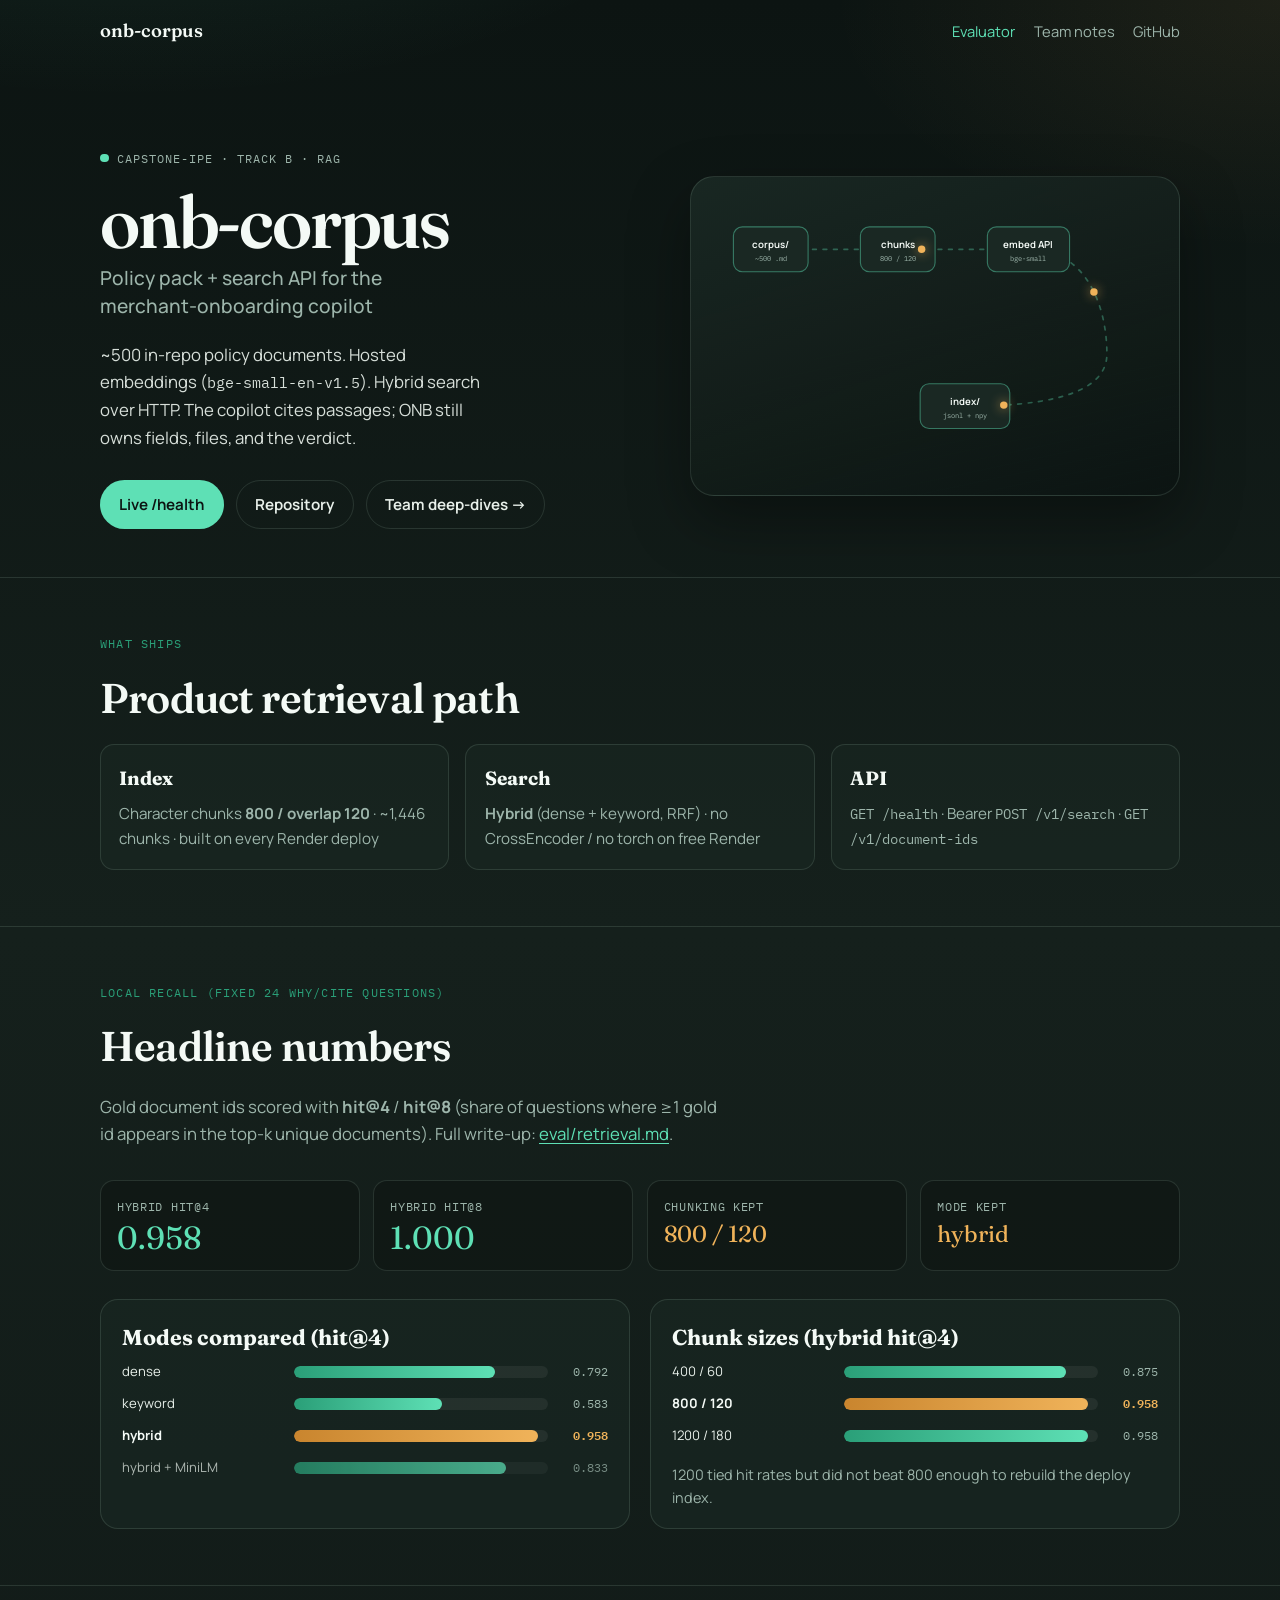
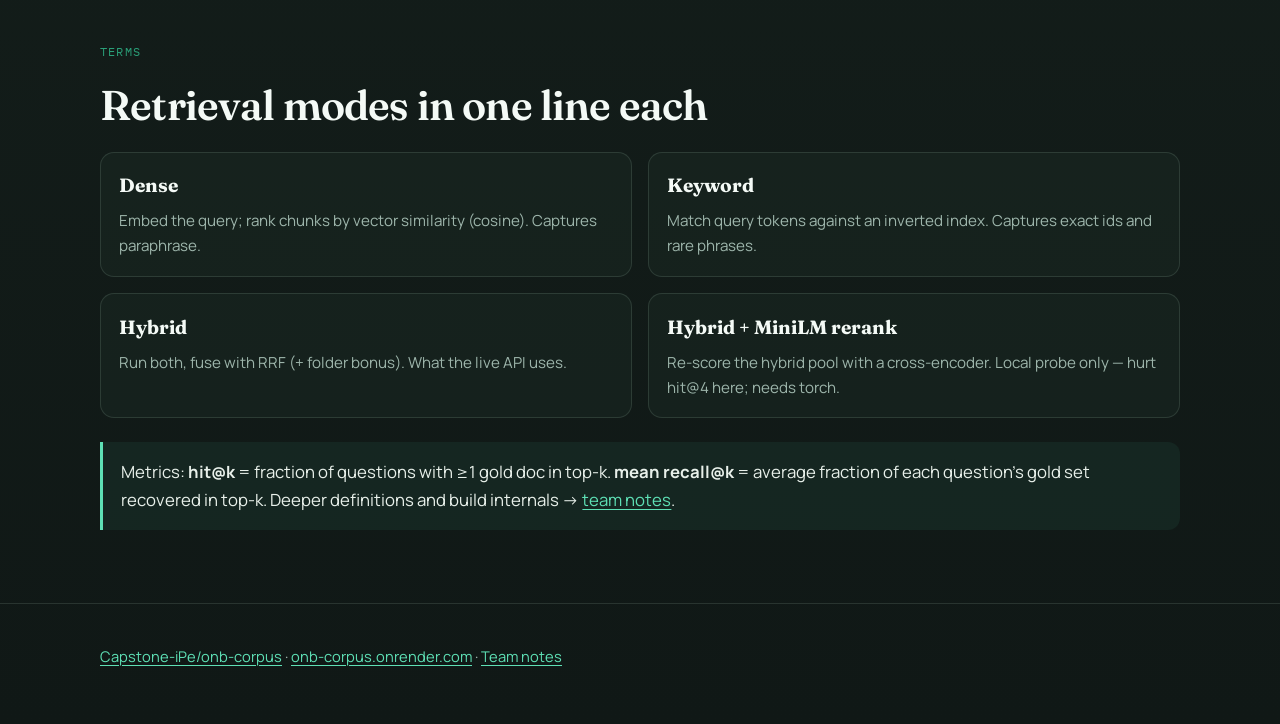
<file: docs/index.html>
<!DOCTYPE html>
<html lang="en">
<head>
  <meta charset="utf-8" />
  <meta name="viewport" content="width=device-width, initial-scale=1" />
  <title>onb-corpus — Capstone Track B retrieval</title>
  <meta name="description" content="iPe onb-corpus: policy pack and hybrid search API. Evaluator summary of what ships and recall results." />
  <link rel="preconnect" href="https://fonts.googleapis.com" />
  <link rel="preconnect" href="https://fonts.gstatic.com" crossorigin />
  <link href="https://fonts.googleapis.com/css2?family=Fraunces:opsz,wght@9..144,500;9..144,600;9..144,700&family=IBM+Plex+Mono:wght@400;500;600&family=Manrope:wght@400;500;600;700&display=swap" rel="stylesheet" />
  <link rel="stylesheet" href="assets/site.css" />
</head>
<body>
  <nav class="topnav wrap">
    <a class="topnav-brand" href="./">onb-corpus</a>
    <div class="topnav-links">
      <a href="./" aria-current="page">Evaluator</a>
      <a href="team/">Team notes</a>
      <a href="https://github.com/Capstone-iPe/onb-corpus">GitHub</a>
    </div>
  </nav>

  <header class="hero">
    <div class="wrap hero-grid">
      <div>
        <p class="eyebrow">Capstone-iPe · Track B · RAG</p>
        <h1 class="brand">onb-corpus<span>Policy pack + search API for the merchant-onboarding copilot</span></h1>
        <p class="lede">
          ~500 in-repo policy documents. Hosted embeddings (<code>bge-small-en-v1.5</code>).
          Hybrid search over HTTP. The copilot cites passages; ONB still owns fields, files, and the verdict.
        </p>
        <div class="cta-row">
          <a class="btn btn-primary" href="https://onb-corpus.onrender.com/health">Live /health</a>
          <a class="btn btn-ghost" href="https://github.com/Capstone-iPe/onb-corpus">Repository</a>
          <a class="btn btn-ghost" href="team/">Team deep-dives →</a>
        </div>
      </div>

      <div class="pipeline" aria-hidden="true">
        <svg id="pipeline-svg" viewBox="0 0 600 340" role="img">
          <path
            id="pipeline-path"
            class="flow-path"
            fill="none"
            d="M 80 70 L 250 70 L 425 70 C 505 70 530 150 530 210 C 530 270 430 280 340 280"
          />
          <rect class="node" x="30" y="40" width="100" height="60" rx="12" />
          <text class="node-label" x="80" y="68" text-anchor="middle">corpus/</text>
          <text class="node-sub" x="80" y="86" text-anchor="middle">~500 .md</text>
          <rect class="node" x="200" y="40" width="100" height="60" rx="12" />
          <text class="node-label" x="250" y="68" text-anchor="middle">chunks</text>
          <text class="node-sub" x="250" y="86" text-anchor="middle">800 / 120</text>
          <rect class="node" x="370" y="40" width="110" height="60" rx="12" />
          <text class="node-label" x="425" y="68" text-anchor="middle">embed API</text>
          <text class="node-sub" x="425" y="86" text-anchor="middle">bge-small</text>
          <rect class="node" x="280" y="250" width="120" height="60" rx="12" />
          <text class="node-label" x="340" y="278" text-anchor="middle">index/</text>
          <text class="node-sub" x="340" y="296" text-anchor="middle">jsonl + npy</text>
          <g id="pipeline-dots"></g>
        </svg>
      </div>
    </div>
  </header>

  <main>
    <section>
      <div class="wrap">
        <p class="section-kicker">What ships</p>
        <h2>Product retrieval path</h2>
        <div class="ship-grid">
          <article class="ship-card">
            <h3>Index</h3>
            <p>Character chunks <strong>800 / overlap 120</strong> · ~1,446 chunks · built on every Render deploy</p>
          </article>
          <article class="ship-card">
            <h3>Search</h3>
            <p><strong>Hybrid</strong> (dense + keyword, RRF) · no CrossEncoder / no torch on free Render</p>
          </article>
          <article class="ship-card">
            <h3>API</h3>
            <p><code>GET /health</code> · Bearer <code>POST /v1/search</code> · <code>GET /v1/document-ids</code></p>
          </article>
        </div>
      </div>
    </section>

    <section>
      <div class="wrap">
        <p class="section-kicker">Local recall (fixed 24 why/cite questions)</p>
        <h2>Headline numbers</h2>
        <p class="section-intro">
          Gold document ids scored with <strong>hit@4</strong> / <strong>hit@8</strong>
          (share of questions where ≥1 gold id appears in the top‑k unique documents).
          Full write-up:
          <a href="https://github.com/Capstone-iPe/onb-corpus/blob/main/eval/retrieval.md">eval/retrieval.md</a>.
        </p>
        <div class="metric-row">
          <div class="metric">
            <span class="metric-k">hybrid hit@4</span>
            <span class="metric-v">0.958</span>
          </div>
          <div class="metric">
            <span class="metric-k">hybrid hit@8</span>
            <span class="metric-v">1.000</span>
          </div>
          <div class="metric">
            <span class="metric-k">chunking kept</span>
            <span class="metric-v sm">800 / 120</span>
          </div>
          <div class="metric">
            <span class="metric-k">mode kept</span>
            <span class="metric-v sm">hybrid</span>
          </div>
        </div>

        <div class="why-grid" style="margin-top:1.75rem">
          <article class="why-card">
            <h3>Modes compared (hit@4)</h3>
            <div class="bars" data-animate-bars>
              <div class="bar-row">
                <span class="bar-label">dense</span>
                <div class="bar-track"><span style="--w:79.2%"></span></div>
                <span class="bar-val">0.792</span>
              </div>
              <div class="bar-row">
                <span class="bar-label">keyword</span>
                <div class="bar-track"><span style="--w:58.3%"></span></div>
                <span class="bar-val">0.583</span>
              </div>
              <div class="bar-row pick">
                <span class="bar-label">hybrid</span>
                <div class="bar-track"><span style="--w:95.8%"></span></div>
                <span class="bar-val">0.958</span>
              </div>
              <div class="bar-row dim">
                <span class="bar-label">hybrid + MiniLM</span>
                <div class="bar-track"><span style="--w:83.3%"></span></div>
                <span class="bar-val">0.833</span>
              </div>
            </div>
          </article>
          <article class="why-card">
            <h3>Chunk sizes (hybrid hit@4)</h3>
            <div class="bars" data-animate-bars>
              <div class="bar-row">
                <span class="bar-label">400 / 60</span>
                <div class="bar-track"><span style="--w:87.5%"></span></div>
                <span class="bar-val">0.875</span>
              </div>
              <div class="bar-row pick">
                <span class="bar-label">800 / 120</span>
                <div class="bar-track"><span style="--w:95.8%"></span></div>
                <span class="bar-val">0.958</span>
              </div>
              <div class="bar-row">
                <span class="bar-label">1200 / 180</span>
                <div class="bar-track"><span style="--w:95.8%"></span></div>
                <span class="bar-val">0.958</span>
              </div>
            </div>
            <p class="why-note">1200 tied hit rates but did not beat 800 enough to rebuild the deploy index.</p>
          </article>
        </div>
      </div>
    </section>

    <section>
      <div class="wrap">
        <p class="section-kicker">Terms</p>
        <h2>Retrieval modes in one line each</h2>
        <div class="term-grid">
          <article class="term-card">
            <h3>Dense</h3>
            <p>Embed the query; rank chunks by vector similarity (cosine). Captures paraphrase.</p>
          </article>
          <article class="term-card">
            <h3>Keyword</h3>
            <p>Match query tokens against an inverted index. Captures exact ids and rare phrases.</p>
          </article>
          <article class="term-card">
            <h3>Hybrid</h3>
            <p>Run both, fuse with RRF (+ folder bonus). What the live API uses.</p>
          </article>
          <article class="term-card">
            <h3>Hybrid + MiniLM rerank</h3>
            <p>Re-score the hybrid pool with a cross-encoder. Local probe only — hurt hit@4 here; needs torch.</p>
          </article>
        </div>
        <p class="note">
          Metrics: <strong>hit@k</strong> = fraction of questions with ≥1 gold doc in top‑k.
          <strong>mean recall@k</strong> = average fraction of each question’s gold set recovered in top‑k.
          Deeper definitions and build internals → <a href="team/">team notes</a>.
        </p>
      </div>
    </section>
  </main>

  <footer>
    <div class="wrap">
      <a href="https://github.com/Capstone-iPe/onb-corpus">Capstone-iPe/onb-corpus</a>
      · <a href="https://onb-corpus.onrender.com/health">onb-corpus.onrender.com</a>
      · <a href="team/">Team notes</a>
    </div>
  </footer>
  <script src="assets/site.js"></script>
</body>
</html>
</file>
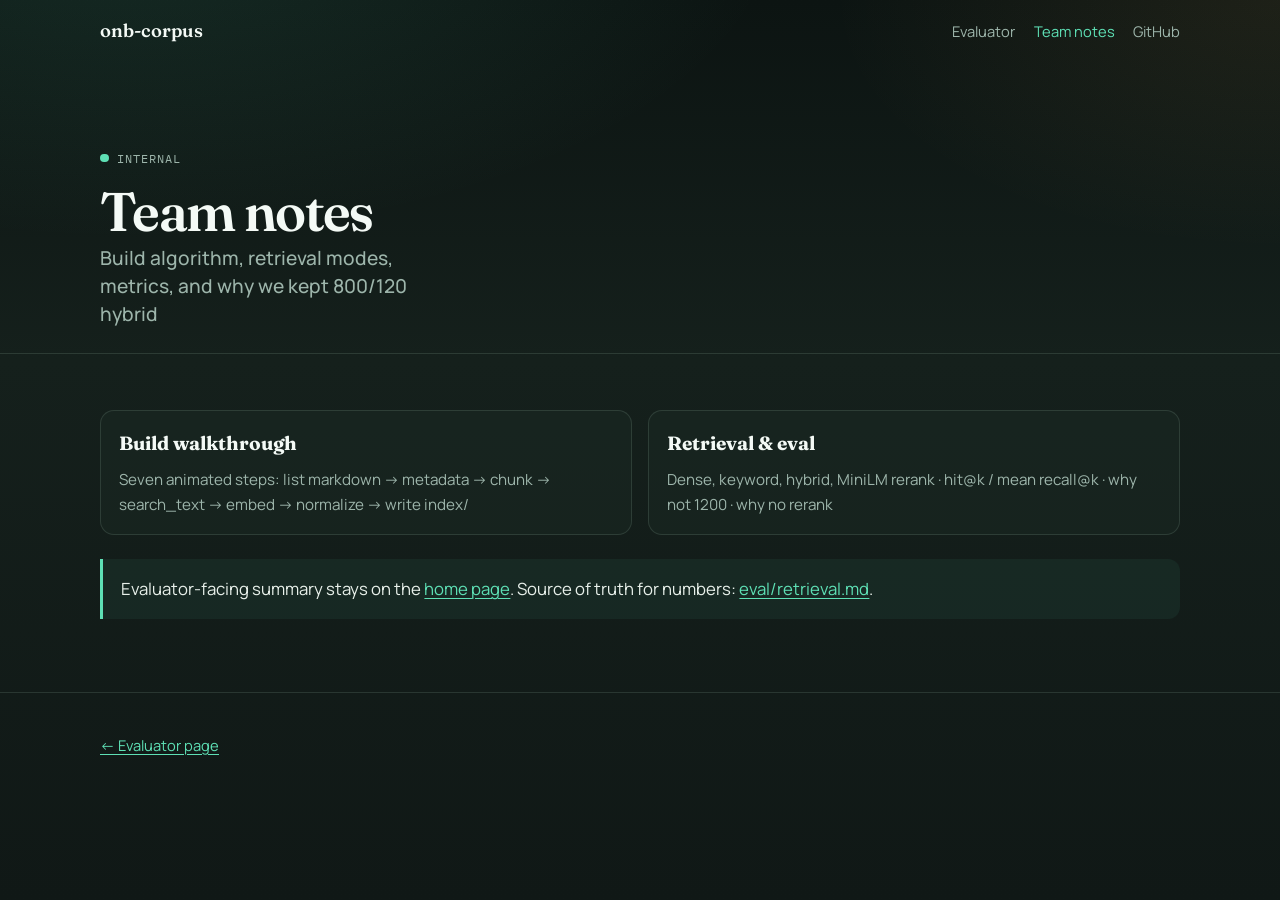
<file: docs/team/index.html>
<!DOCTYPE html>
<html lang="en">
<head>
  <meta charset="utf-8" />
  <meta name="viewport" content="width=device-width, initial-scale=1" />
  <title>onb-corpus — team notes</title>
  <link rel="preconnect" href="https://fonts.googleapis.com" />
  <link rel="preconnect" href="https://fonts.gstatic.com" crossorigin />
  <link href="https://fonts.googleapis.com/css2?family=Fraunces:opsz,wght@9..144,500;9..144,600;9..144,700&family=IBM+Plex+Mono:wght@400;500;600&family=Manrope:wght@400;500;600;700&display=swap" rel="stylesheet" />
  <link rel="stylesheet" href="../assets/site.css" />
</head>
<body>
  <nav class="topnav wrap">
    <a class="topnav-brand" href="../">onb-corpus</a>
    <div class="topnav-links">
      <a href="../">Evaluator</a>
      <a href="./" aria-current="page">Team notes</a>
      <a href="https://github.com/Capstone-iPe/onb-corpus">GitHub</a>
    </div>
  </nav>

  <header class="hero" style="padding-bottom:1.5rem">
    <div class="wrap">
      <p class="eyebrow">Internal</p>
      <h1 class="brand" style="font-size:clamp(2.2rem,5vw,3.4rem)">Team notes<span>Build algorithm, retrieval modes, metrics, and why we kept 800/120 hybrid</span></h1>
    </div>
  </header>

  <main>
    <section>
      <div class="wrap">
        <div class="term-grid">
          <a class="term-card link-card" href="build.html">
            <h3>Build walkthrough</h3>
            <p>Seven animated steps: list markdown → metadata → chunk → search_text → embed → normalize → write index/</p>
          </a>
          <a class="term-card link-card" href="retrieval.html">
            <h3>Retrieval &amp; eval</h3>
            <p>Dense, keyword, hybrid, MiniLM rerank · hit@k / mean recall@k · why not 1200 · why no rerank</p>
          </a>
        </div>
        <p class="note" style="margin-top:1.5rem">
          Evaluator-facing summary stays on the <a href="../">home page</a>.
          Source of truth for numbers:
          <a href="https://github.com/Capstone-iPe/onb-corpus/blob/main/eval/retrieval.md">eval/retrieval.md</a>.
        </p>
      </div>
    </section>
  </main>

  <footer>
    <div class="wrap"><a href="../">← Evaluator page</a></div>
  </footer>
</body>
</html>
</file>
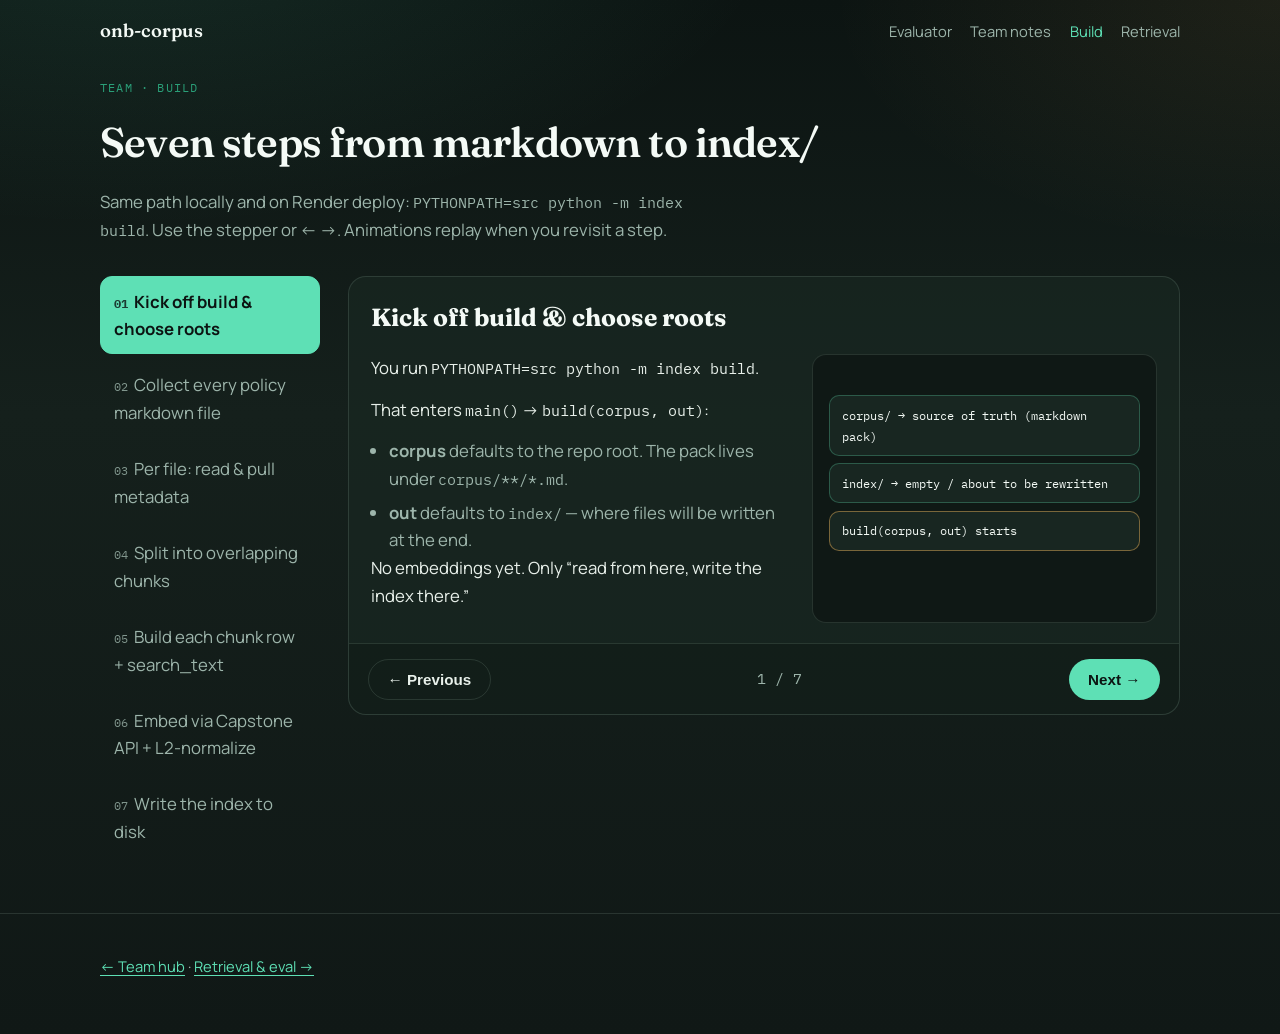
<file: docs/team/build.html>
<!DOCTYPE html>
<html lang="en">
<head>
  <meta charset="utf-8" />
  <meta name="viewport" content="width=device-width, initial-scale=1" />
  <title>onb-corpus — build walkthrough</title>
  <link rel="preconnect" href="https://fonts.googleapis.com" />
  <link rel="preconnect" href="https://fonts.gstatic.com" crossorigin />
  <link href="https://fonts.googleapis.com/css2?family=Fraunces:opsz,wght@9..144,500;9..144,600;9..144,700&family=IBM+Plex+Mono:wght@400;500;600&family=Manrope:wght@400;500;600;700&display=swap" rel="stylesheet" />
  <link rel="stylesheet" href="../assets/site.css" />
</head>
<body>
  <nav class="topnav wrap">
    <a class="topnav-brand" href="../">onb-corpus</a>
    <div class="topnav-links">
      <a href="../">Evaluator</a>
      <a href="./">Team notes</a>
      <a href="build.html" aria-current="page">Build</a>
      <a href="retrieval.html">Retrieval</a>
    </div>
  </nav>

  <main>
    <section id="build" style="border-top:none;padding-top:2rem">
      <div class="wrap">
        <p class="section-kicker">Team · build</p>
        <h2>Seven steps from markdown to index/</h2>
        <p class="section-intro">
          Same path locally and on Render deploy:
          <code>PYTHONPATH=src python -m index build</code>.
          Use the stepper or ← →. Animations replay when you revisit a step.
        </p>
        <div class="stepper">
          <nav class="step-nav" id="step-nav" aria-label="Build steps"></nav>
          <div class="step-stage">
            <div class="stage-head"><h3 id="step-title">Step</h3></div>
            <div class="stage-body">
              <div class="stage-copy" id="step-copy"></div>
              <div class="stage-viz" id="step-viz" aria-live="polite"></div>
            </div>
            <div class="stage-foot">
              <button type="button" class="btn btn-ghost" id="prev-step">← Previous</button>
              <span class="mono" id="step-counter" style="align-self:center;color:var(--mist)"></span>
              <button type="button" class="btn btn-primary" id="next-step">Next →</button>
            </div>
          </div>
        </div>
      </div>
    </section>
  </main>

  <footer>
    <div class="wrap">
      <a href="./">← Team hub</a> · <a href="retrieval.html">Retrieval &amp; eval →</a>
    </div>
  </footer>
  <script src="../assets/site.js"></script>
</body>
</html>
</file>
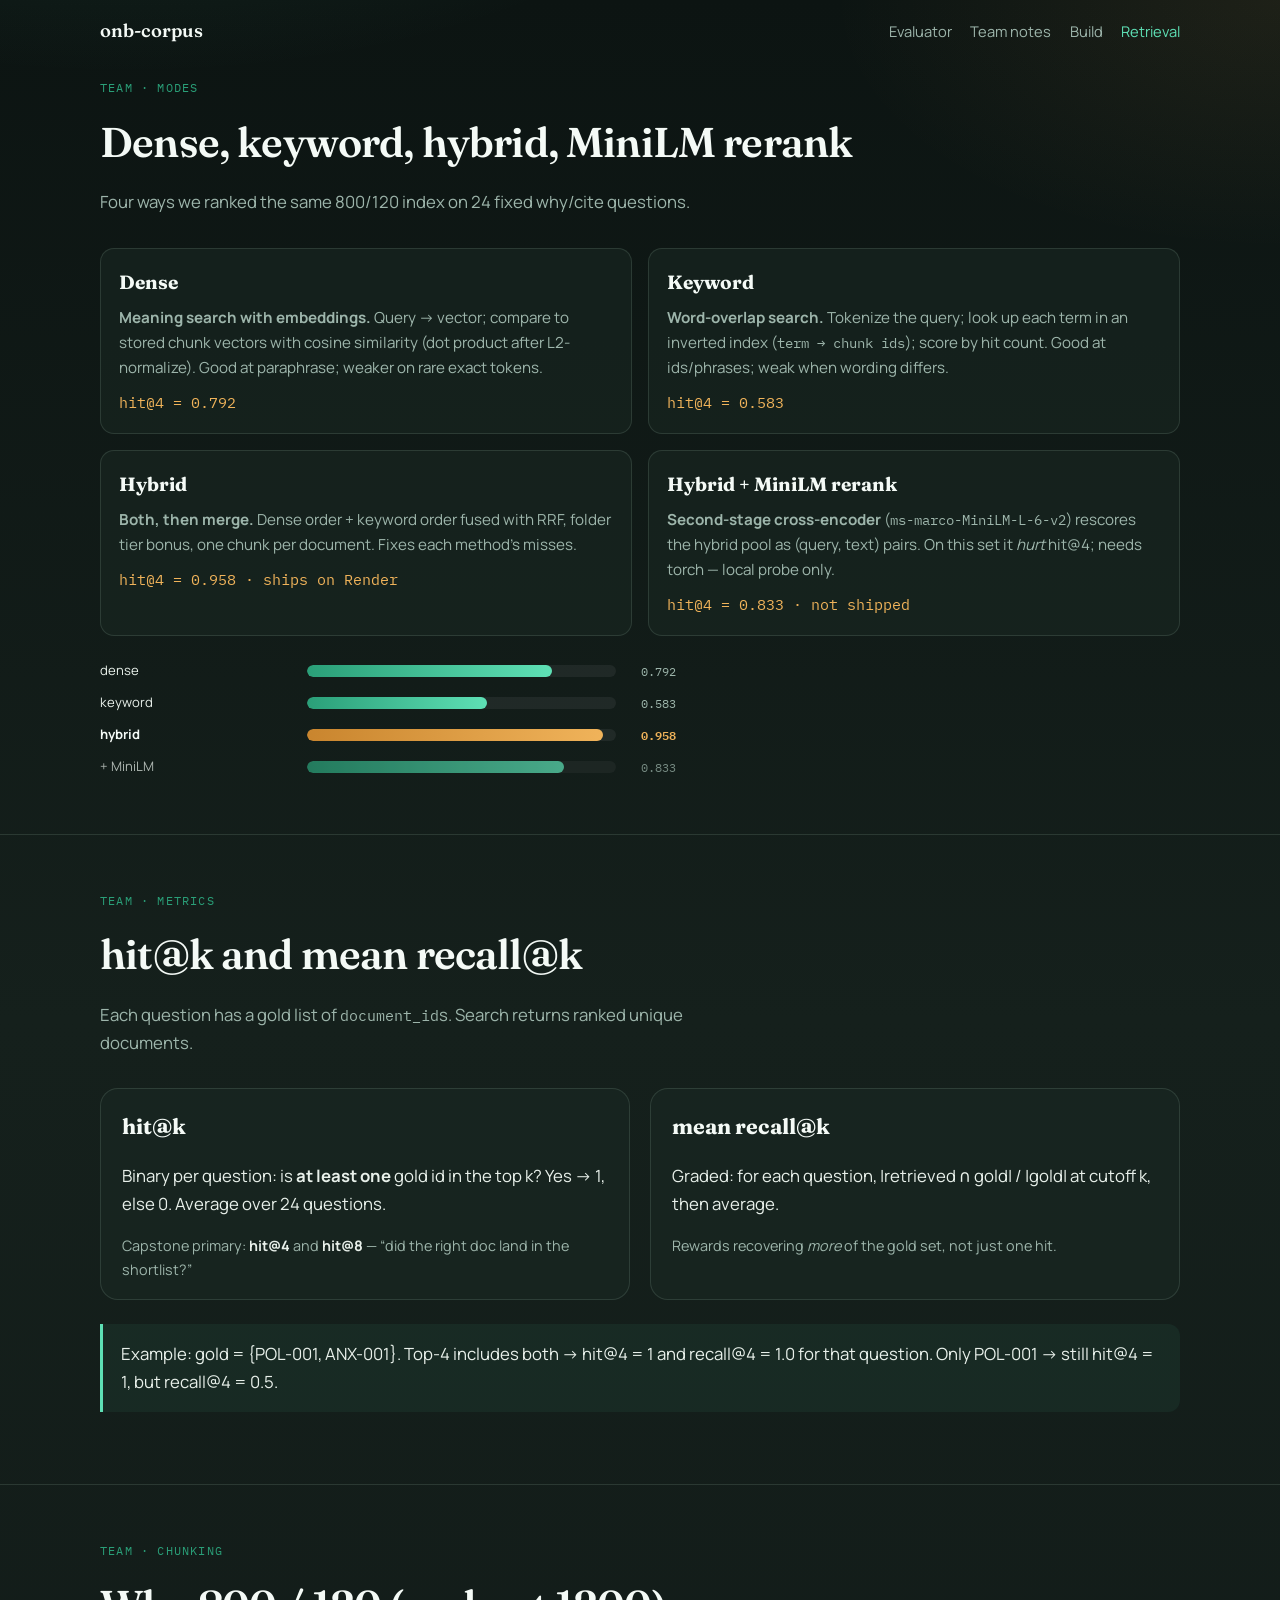
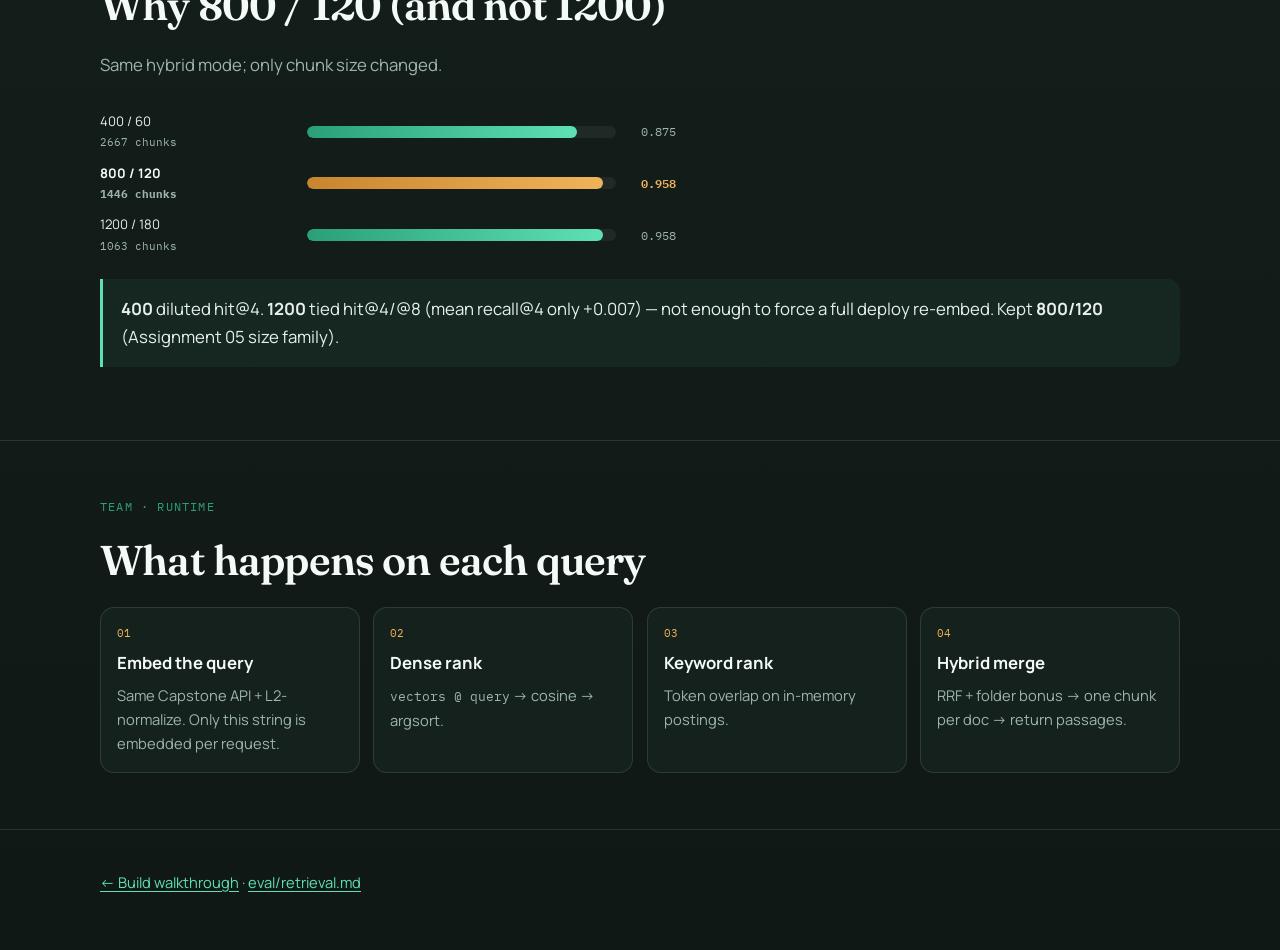
<file: docs/team/retrieval.html>
<!DOCTYPE html>
<html lang="en">
<head>
  <meta charset="utf-8" />
  <meta name="viewport" content="width=device-width, initial-scale=1" />
  <title>onb-corpus — retrieval &amp; eval</title>
  <link rel="preconnect" href="https://fonts.googleapis.com" />
  <link rel="preconnect" href="https://fonts.gstatic.com" crossorigin />
  <link href="https://fonts.googleapis.com/css2?family=Fraunces:opsz,wght@9..144,500;9..144,600;9..144,700&family=IBM+Plex+Mono:wght@400;500;600&family=Manrope:wght@400;500;600;700&display=swap" rel="stylesheet" />
  <link rel="stylesheet" href="../assets/site.css" />
</head>
<body>
  <nav class="topnav wrap">
    <a class="topnav-brand" href="../">onb-corpus</a>
    <div class="topnav-links">
      <a href="../">Evaluator</a>
      <a href="./">Team notes</a>
      <a href="build.html">Build</a>
      <a href="retrieval.html" aria-current="page">Retrieval</a>
    </div>
  </nav>

  <main>
    <section style="border-top:none;padding-top:2rem">
      <div class="wrap">
        <p class="section-kicker">Team · modes</p>
        <h2>Dense, keyword, hybrid, MiniLM rerank</h2>
        <p class="section-intro">
          Four ways we ranked the same 800/120 index on 24 fixed why/cite questions.
        </p>
        <div class="term-grid">
          <article class="term-card">
            <h3>Dense</h3>
            <p><strong>Meaning search with embeddings.</strong> Query → vector; compare to stored chunk vectors with cosine similarity (dot product after L2-normalize). Good at paraphrase; weaker on rare exact tokens.</p>
            <p class="mono mist">hit@4 = 0.792</p>
          </article>
          <article class="term-card">
            <h3>Keyword</h3>
            <p><strong>Word-overlap search.</strong> Tokenize the query; look up each term in an inverted index (<code>term → chunk ids</code>); score by hit count. Good at ids/phrases; weak when wording differs.</p>
            <p class="mono mist">hit@4 = 0.583</p>
          </article>
          <article class="term-card">
            <h3>Hybrid</h3>
            <p><strong>Both, then merge.</strong> Dense order + keyword order fused with RRF, folder tier bonus, one chunk per document. Fixes each method’s misses.</p>
            <p class="mono mist">hit@4 = 0.958 · ships on Render</p>
          </article>
          <article class="term-card">
            <h3>Hybrid + MiniLM rerank</h3>
            <p><strong>Second-stage cross-encoder</strong> (<code>ms-marco-MiniLM-L-6-v2</code>) rescores the hybrid pool as (query, text) pairs. On this set it <em>hurt</em> hit@4; needs torch — local probe only.</p>
            <p class="mono mist">hit@4 = 0.833 · not shipped</p>
          </article>
        </div>
        <div class="bars" data-animate-bars style="margin-top:1.5rem;max-width:36rem">
          <div class="bar-row">
            <span class="bar-label">dense</span>
            <div class="bar-track"><span style="--w:79.2%"></span></div>
            <span class="bar-val">0.792</span>
          </div>
          <div class="bar-row">
            <span class="bar-label">keyword</span>
            <div class="bar-track"><span style="--w:58.3%"></span></div>
            <span class="bar-val">0.583</span>
          </div>
          <div class="bar-row pick">
            <span class="bar-label">hybrid</span>
            <div class="bar-track"><span style="--w:95.8%"></span></div>
            <span class="bar-val">0.958</span>
          </div>
          <div class="bar-row dim">
            <span class="bar-label">+ MiniLM</span>
            <div class="bar-track"><span style="--w:83.3%"></span></div>
            <span class="bar-val">0.833</span>
          </div>
        </div>
      </div>
    </section>

    <section>
      <div class="wrap">
        <p class="section-kicker">Team · metrics</p>
        <h2>hit@k and mean recall@k</h2>
        <p class="section-intro">
          Each question has a gold list of <code>document_id</code>s. Search returns ranked unique documents.
        </p>
        <div class="why-grid">
          <article class="why-card">
            <h3>hit@k</h3>
            <p>Binary per question: is <strong>at least one</strong> gold id in the top k? Yes → 1, else 0. Average over 24 questions.</p>
            <p class="why-note">Capstone primary: <strong>hit@4</strong> and <strong>hit@8</strong> — “did the right doc land in the shortlist?”</p>
          </article>
          <article class="why-card">
            <h3>mean recall@k</h3>
            <p>Graded: for each question, |retrieved ∩ gold| / |gold| at cutoff k, then average.</p>
            <p class="why-note">Rewards recovering <em>more</em> of the gold set, not just one hit.</p>
          </article>
        </div>
        <p class="note">
          Example: gold = {POL-001, ANX-001}. Top‑4 includes both → hit@4 = 1 and recall@4 = 1.0 for that question.
          Only POL-001 → still hit@4 = 1, but recall@4 = 0.5.
        </p>
      </div>
    </section>

    <section id="why-800">
      <div class="wrap">
        <p class="section-kicker">Team · chunking</p>
        <h2>Why 800 / 120 (and not 1200)</h2>
        <p class="section-intro">
          Same hybrid mode; only chunk size changed.
        </p>
        <div class="bars" data-animate-bars style="max-width:36rem">
          <div class="bar-row">
            <span class="bar-label">400 / 60 <em>2667 chunks</em></span>
            <div class="bar-track"><span style="--w:87.5%"></span></div>
            <span class="bar-val">0.875</span>
          </div>
          <div class="bar-row pick">
            <span class="bar-label">800 / 120 <em>1446 chunks</em></span>
            <div class="bar-track"><span style="--w:95.8%"></span></div>
            <span class="bar-val">0.958</span>
          </div>
          <div class="bar-row">
            <span class="bar-label">1200 / 180 <em>1063 chunks</em></span>
            <div class="bar-track"><span style="--w:95.8%"></span></div>
            <span class="bar-val">0.958</span>
          </div>
        </div>
        <p class="note">
          <strong>400</strong> diluted hit@4. <strong>1200</strong> tied hit@4/@8 (mean recall@4 only +0.007) — not enough to force a full deploy re-embed.
          Kept <strong>800/120</strong> (Assignment 05 size family).
        </p>
      </div>
    </section>

    <section>
      <div class="wrap">
        <p class="section-kicker">Team · runtime</p>
        <h2>What happens on each query</h2>
        <div class="search-flow">
          <article class="s-card">
            <div class="tag">01</div>
            <h3>Embed the query</h3>
            <p>Same Capstone API + L2-normalize. Only this string is embedded per request.</p>
          </article>
          <article class="s-card">
            <div class="tag">02</div>
            <h3>Dense rank</h3>
            <p><code>vectors @ query</code> → cosine → argsort.</p>
          </article>
          <article class="s-card">
            <div class="tag">03</div>
            <h3>Keyword rank</h3>
            <p>Token overlap on in-memory postings.</p>
          </article>
          <article class="s-card">
            <div class="tag">04</div>
            <h3>Hybrid merge</h3>
            <p>RRF + folder bonus → one chunk per doc → return passages.</p>
          </article>
        </div>
      </div>
    </section>
  </main>

  <footer>
    <div class="wrap">
      <a href="build.html">← Build walkthrough</a>
      · <a href="https://github.com/Capstone-iPe/onb-corpus/blob/main/eval/retrieval.md">eval/retrieval.md</a>
    </div>
  </footer>
  <script src="../assets/site.js"></script>
</body>
</html>
</file>
<file: docs/assets/site.css>
:root {
  --ink: #0c1412;
  --ink-2: #15201c;
  --panel: #1a2823;
  --line: rgba(180, 220, 200, 0.14);
  --mist: #9db5ab;
  --paper: #e8f0ea;
  --bright: #f4faf6;
  --mint: #5ee0b5;
  --mint-dim: #2a9f78;
  --amber: #f0b35a;
  --rose: #e8897a;
  --mono: "IBM Plex Mono", ui-monospace, monospace;
  --sans: "Manrope", system-ui, sans-serif;
  --display: "Fraunces", Georgia, serif;
  --radius: 18px;
  --shadow: 0 24px 60px rgba(0, 0, 0, 0.35);
}

*,
*::before,
*::after {
  box-sizing: border-box;
}

html {
  scroll-behavior: smooth;
}

body {
  margin: 0;
  color: var(--paper);
  font-family: var(--sans);
  font-size: 1.05rem;
  line-height: 1.65;
  background:
    radial-gradient(1200px 600px at 10% -10%, rgba(94, 224, 181, 0.12), transparent 55%),
    radial-gradient(900px 500px at 100% 0%, rgba(240, 179, 90, 0.08), transparent 50%),
    linear-gradient(180deg, var(--ink) 0%, var(--ink-2) 40%, #101816 100%);
  min-height: 100vh;
}

a {
  color: var(--mint);
  text-decoration-thickness: 1px;
  text-underline-offset: 0.18em;
}

a:hover {
  color: var(--bright);
}

code,
.mono {
  font-family: var(--mono);
  font-size: 0.9em;
}

.wrap {
  width: min(1080px, calc(100% - 2rem));
  margin-inline: auto;
}

.topnav {
  display: flex;
  align-items: center;
  justify-content: space-between;
  gap: 1rem;
  padding: 1rem 0 0;
  flex-wrap: wrap;
}

.topnav-brand {
  font-family: var(--display);
  font-weight: 600;
  font-size: 1.15rem;
  color: var(--bright);
  text-decoration: none;
}

.topnav-links {
  display: flex;
  flex-wrap: wrap;
  gap: 0.85rem 1.15rem;
  font-size: 0.92rem;
}

.topnav-links a {
  color: var(--mist);
  text-decoration: none;
}

.topnav-links a:hover,
.topnav-links a[aria-current="page"] {
  color: var(--mint);
}

.ship-grid,
.term-grid {
  display: grid;
  gap: 1rem;
}

@media (min-width: 800px) {
  .ship-grid {
    grid-template-columns: repeat(3, 1fr);
  }
  .term-grid {
    grid-template-columns: repeat(2, 1fr);
  }
}

.ship-card,
.term-card {
  border: 1px solid var(--line);
  border-radius: 14px;
  padding: 1.1rem 1.15rem;
  background: rgba(26, 40, 35, 0.55);
}

.ship-card h3,
.term-card h3 {
  margin: 0 0 0.4rem;
  font-family: var(--display);
  font-size: 1.2rem;
  color: var(--bright);
}

.ship-card p,
.term-card p {
  margin: 0;
  color: var(--mist);
  font-size: 0.95rem;
}

.term-card p + p {
  margin-top: 0.65rem;
}

.term-card .mist {
  color: var(--amber);
}

a.term-card.link-card {
  text-decoration: none;
  color: inherit;
  transition: border-color 0.2s ease, transform 0.2s ease;
  display: block;
}

a.term-card.link-card:hover {
  border-color: rgba(94, 224, 181, 0.45);
  transform: translateY(-2px);
}

.metric-row {
  display: grid;
  grid-template-columns: repeat(2, 1fr);
  gap: 0.85rem;
}

@media (min-width: 720px) {
  .metric-row {
    grid-template-columns: repeat(4, 1fr);
  }
}

.metric {
  border: 1px solid var(--line);
  border-radius: 14px;
  padding: 1rem;
  background: rgba(0, 0, 0, 0.2);
  display: flex;
  flex-direction: column;
  gap: 0.35rem;
}

.metric-k {
  font-family: var(--mono);
  font-size: 0.72rem;
  color: var(--mist);
  text-transform: uppercase;
  letter-spacing: 0.06em;
}

.metric-v {
  font-family: var(--display);
  font-size: 2rem;
  color: var(--mint);
  line-height: 1;
}

.metric-v.sm {
  font-size: 1.45rem;
  color: var(--amber);
}

/* —— Hero —— */
.hero {
  position: relative;
  padding: clamp(3rem, 8vw, 6rem) 0 3rem;
  overflow: hidden;
}

.hero-grid {
  display: grid;
  gap: 2.5rem;
  align-items: center;
}

@media (min-width: 900px) {
  .hero-grid {
    grid-template-columns: 1.05fr 0.95fr;
    gap: 3rem;
  }
}

.eyebrow {
  display: inline-flex;
  gap: 0.5rem;
  align-items: center;
  font-family: var(--mono);
  font-size: 0.78rem;
  letter-spacing: 0.08em;
  text-transform: uppercase;
  color: var(--mist);
  margin: 0 0 1rem;
}

.eyebrow::before {
  content: "";
  width: 0.55rem;
  height: 0.55rem;
  border-radius: 50%;
  background: var(--mint);
  box-shadow: 0 0 0 0 rgba(94, 224, 181, 0.5);
  animation: pulse 2.4s ease-out infinite;
}

@keyframes pulse {
  70% {
    box-shadow: 0 0 0 12px rgba(94, 224, 181, 0);
  }
  100% {
    box-shadow: 0 0 0 0 rgba(94, 224, 181, 0);
  }
}

.brand {
  margin: 0;
  font-family: var(--display);
  font-weight: 600;
  font-size: clamp(2.8rem, 7vw, 4.6rem);
  line-height: 1.02;
  letter-spacing: -0.03em;
  color: var(--bright);
}

.brand span {
  display: block;
  margin-top: 0.35rem;
  font-family: var(--sans);
  font-size: clamp(1rem, 2.2vw, 1.2rem);
  font-weight: 500;
  letter-spacing: 0;
  color: var(--mist);
  max-width: 28ch;
  line-height: 1.45;
}

.lede {
  margin: 1.25rem 0 1.75rem;
  max-width: 38ch;
  color: var(--paper);
  opacity: 0.92;
}

.cta-row {
  display: flex;
  flex-wrap: wrap;
  gap: 0.75rem;
}

.btn {
  display: inline-flex;
  align-items: center;
  justify-content: center;
  gap: 0.45rem;
  padding: 0.7rem 1.15rem;
  border-radius: 999px;
  border: 1px solid transparent;
  font-weight: 650;
  font-size: 0.95rem;
  text-decoration: none;
  cursor: pointer;
  transition: transform 0.2s ease, background 0.2s ease, border-color 0.2s ease;
}

.btn:hover {
  transform: translateY(-1px);
}

.btn-primary {
  background: var(--mint);
  color: var(--ink);
}

.btn-primary:hover {
  background: #7aecc4;
  color: var(--ink);
}

.btn-ghost {
  background: transparent;
  border-color: var(--line);
  color: var(--paper);
}

.btn-ghost:hover {
  border-color: var(--mint);
  color: var(--bright);
}

/* Hero pipeline animation */
.pipeline {
  position: relative;
  border: 1px solid var(--line);
  border-radius: calc(var(--radius) + 6px);
  background:
    linear-gradient(160deg, rgba(26, 40, 35, 0.95), rgba(12, 20, 18, 0.9)),
    repeating-linear-gradient(
      -12deg,
      transparent,
      transparent 10px,
      rgba(94, 224, 181, 0.03) 10px,
      rgba(94, 224, 181, 0.03) 11px
    );
  box-shadow: var(--shadow);
  padding: 1.25rem;
  min-height: 320px;
}

.pipeline svg {
  width: 100%;
  height: auto;
  display: block;
}

.node {
  fill: var(--panel);
  stroke: rgba(94, 224, 181, 0.45);
  stroke-width: 1.5;
}

.node-label {
  fill: var(--bright);
  font-family: var(--sans);
  font-size: 13px;
  font-weight: 650;
}

.node-sub {
  fill: var(--mist);
  font-family: var(--mono);
  font-size: 10px;
}

.flow-path {
  fill: none;
  stroke: rgba(94, 224, 181, 0.35);
  stroke-width: 2.25;
  stroke-linecap: round;
  stroke-dasharray: 5 9;
  animation: dash-drift 14s linear infinite;
}

@keyframes dash-drift {
  to {
    stroke-dashoffset: -140;
  }
}

.flow-dot {
  fill: var(--amber);
  filter: drop-shadow(0 0 7px rgba(240, 179, 90, 0.75));
}

@media (prefers-reduced-motion: reduce) {
  .flow-path {
    animation: none;
  }
}

/* —— Sections —— */
section {
  padding: 3.5rem 0;
  border-top: 1px solid var(--line);
}

.section-kicker {
  font-family: var(--mono);
  font-size: 0.75rem;
  letter-spacing: 0.1em;
  text-transform: uppercase;
  color: var(--mint-dim);
  margin: 0 0 0.6rem;
}

h2 {
  margin: 0 0 0.75rem;
  font-family: var(--display);
  font-size: clamp(1.8rem, 4vw, 2.6rem);
  font-weight: 600;
  letter-spacing: -0.02em;
  color: var(--bright);
}

.section-intro {
  max-width: 62ch;
  color: var(--mist);
  margin: 0 0 2rem;
}

/* Stepper */
.stepper {
  display: grid;
  gap: 1.25rem;
}

@media (min-width: 860px) {
  .stepper {
    grid-template-columns: 220px 1fr;
    gap: 1.75rem;
    align-items: start;
  }
}

.step-nav {
  display: flex;
  flex-direction: column;
  gap: 0.35rem;
  position: sticky;
  top: 1rem;
}

.step-nav button {
  text-align: left;
  background: transparent;
  border: 1px solid transparent;
  border-radius: 12px;
  color: var(--mist);
  padding: 0.65rem 0.8rem;
  font: inherit;
  cursor: pointer;
  transition: background 0.2s ease, color 0.2s ease, border-color 0.2s ease;
}

.step-nav button:hover {
  color: var(--bright);
  background: rgba(255, 255, 255, 0.03);
}

.step-nav button[aria-current="true"] {
  color: var(--ink);
  background: var(--mint);
  border-color: var(--mint);
  font-weight: 700;
}

.step-nav .num {
  font-family: var(--mono);
  font-size: 0.75rem;
  opacity: 0.8;
  margin-right: 0.4rem;
}

.step-stage {
  border: 1px solid var(--line);
  border-radius: var(--radius);
  background: rgba(26, 40, 35, 0.65);
  overflow: hidden;
  min-height: 420px;
  display: grid;
  grid-template-rows: auto 1fr auto;
}

.stage-head {
  padding: 1.25rem 1.4rem 0.5rem;
}

.stage-head h3 {
  margin: 0;
  font-family: var(--display);
  font-size: 1.55rem;
  color: var(--bright);
}

.stage-body {
  padding: 0.5rem 1.4rem 1.25rem;
  display: grid;
  gap: 1.25rem;
}

@media (min-width: 700px) {
  .stage-body {
    grid-template-columns: 1.1fr 0.9fr;
    align-items: stretch;
  }
}

.stage-copy p {
  margin: 0 0 0.85rem;
  color: var(--paper);
}

.stage-copy ul {
  margin: 0;
  padding-left: 1.1rem;
  color: var(--mist);
}

.stage-copy li + li {
  margin-top: 0.35rem;
}

.stage-viz {
  border: 1px solid var(--line);
  border-radius: 14px;
  background: #0f1815;
  min-height: 240px;
  position: relative;
  overflow: hidden;
  padding: 1rem;
}

.stage-foot {
  display: flex;
  justify-content: space-between;
  gap: 0.75rem;
  padding: 0.9rem 1.2rem;
  border-top: 1px solid var(--line);
  background: rgba(0, 0, 0, 0.18);
}

/* —— Viz primitives —— */
.file-stack {
  display: flex;
  flex-direction: column;
  gap: 0.45rem;
}

.file-card {
  border: 1px solid rgba(94, 224, 181, 0.28);
  border-radius: 10px;
  padding: 0.55rem 0.75rem;
  background: rgba(26, 40, 35, 0.9);
  font-family: var(--mono);
  font-size: 0.78rem;
  color: var(--bright);
  transform: translateX(-12px);
  opacity: 0;
  animation: slide-in 0.55s ease forwards;
}

.file-card:nth-child(2) {
  animation-delay: 0.12s;
}
.file-card:nth-child(3) {
  animation-delay: 0.24s;
}
.file-card:nth-child(4) {
  animation-delay: 0.36s;
}
.file-card:nth-child(5) {
  animation-delay: 0.48s;
}

@keyframes slide-in {
  to {
    transform: translateX(0);
    opacity: 1;
  }
}

.meta-grid {
  display: grid;
  grid-template-columns: 1fr 1fr;
  gap: 0.5rem;
}

.meta-chip {
  border-radius: 10px;
  border: 1px solid var(--line);
  padding: 0.55rem 0.65rem;
  font-size: 0.8rem;
  opacity: 0;
  transform: scale(0.92);
  animation: pop 0.45s ease forwards;
}

.meta-chip strong {
  display: block;
  font-family: var(--mono);
  font-size: 0.68rem;
  color: var(--mist);
  font-weight: 500;
  margin-bottom: 0.15rem;
}

.meta-chip:nth-child(1) {
  animation-delay: 0.05s;
}
.meta-chip:nth-child(2) {
  animation-delay: 0.15s;
}
.meta-chip:nth-child(3) {
  animation-delay: 0.25s;
}
.meta-chip:nth-child(4) {
  animation-delay: 0.35s;
}

@keyframes pop {
  to {
    opacity: 1;
    transform: scale(1);
  }
}

.chunk-track {
  position: relative;
  height: 72px;
  margin-top: 1.5rem;
  border-radius: 10px;
  background: rgba(255, 255, 255, 0.04);
  border: 1px dashed rgba(94, 224, 181, 0.25);
  overflow: hidden;
}

.chunk-window {
  position: absolute;
  top: 8px;
  bottom: 8px;
  width: 42%;
  border-radius: 8px;
  border: 1px solid var(--mint);
  background: rgba(94, 224, 181, 0.12);
  animation: slide-window 3.2s ease-in-out infinite;
}

.chunk-window.second {
  left: 28%;
  border-color: var(--amber);
  background: rgba(240, 179, 90, 0.14);
  animation-delay: 0.35s;
}

.overlap-label {
  position: absolute;
  left: 34%;
  top: -1.3rem;
  font-family: var(--mono);
  font-size: 0.7rem;
  color: var(--amber);
}

@keyframes slide-window {
  0%,
  15% {
    left: 4%;
  }
  50%,
  65% {
    left: 28%;
  }
  100% {
    left: 52%;
  }
}

.string-build {
  font-family: var(--mono);
  font-size: 0.78rem;
  line-height: 1.55;
  white-space: pre-wrap;
  color: var(--paper);
}

.string-build .hl {
  color: var(--mint);
}

.string-build .dim {
  color: var(--mist);
  text-decoration: line-through;
  opacity: 0.55;
}

.string-build .line {
  display: block;
  opacity: 0;
  transform: translateY(6px);
  animation: line-in 0.5s ease forwards;
}

.string-build .line:nth-child(1) {
  animation-delay: 0.15s;
}
.string-build .line:nth-child(2) {
  animation-delay: 0.45s;
}
.string-build .line:nth-child(3) {
  animation-delay: 0.75s;
}
.string-build .line:nth-child(4) {
  animation-delay: 1.05s;
}

@keyframes line-in {
  to {
    opacity: 1;
    transform: none;
  }
}

.embed-batch {
  display: grid;
  gap: 0.45rem;
}

.batch-row {
  display: grid;
  grid-template-columns: auto 1fr auto;
  gap: 0.6rem;
  align-items: center;
  font-family: var(--mono);
  font-size: 0.72rem;
}

.batch-bar {
  height: 8px;
  border-radius: 999px;
  background: rgba(255, 255, 255, 0.06);
  overflow: hidden;
}

.batch-bar > span {
  display: block;
  height: 100%;
  width: 0;
  background: linear-gradient(90deg, var(--mint-dim), var(--mint));
  animation: fill-bar 1.4s ease forwards;
}

.batch-row:nth-child(2) .batch-bar > span {
  animation-delay: 0.25s;
}
.batch-row:nth-child(3) .batch-bar > span {
  animation-delay: 0.5s;
}

@keyframes fill-bar {
  to {
    width: 100%;
  }
}

.norm-panel {
  margin-top: 0.85rem;
  border: 1px solid var(--line);
  border-radius: 12px;
  background: rgba(0, 0, 0, 0.22);
  padding: 0.5rem 0.5rem 0.35rem;
}

.norm-svg {
  width: 100%;
  height: auto;
  display: block;
}

.norm-before {
  stroke-dasharray: 180;
  stroke-dashoffset: 180;
  animation: draw-line 0.9s ease forwards;
}

.norm-after {
  stroke-dasharray: 60;
  stroke-dashoffset: 60;
  animation: draw-line 0.7s ease 0.55s forwards;
}

@keyframes draw-line {
  to {
    stroke-dashoffset: 0;
  }
}

.norm-caption {
  margin: 0.15rem 0 0.35rem;
  text-align: center;
  font-family: var(--mono);
  font-size: 0.7rem;
  color: var(--mist);
}

.disk-out {
  display: grid;
  gap: 0.6rem;
}

.disk-file {
  display: flex;
  align-items: center;
  gap: 0.7rem;
  padding: 0.75rem;
  border-radius: 12px;
  border: 1px solid var(--line);
  background: rgba(255, 255, 255, 0.02);
  opacity: 0;
  transform: translateY(10px);
  animation: slide-in 0.5s ease forwards;
}

.disk-file:nth-child(2) {
  animation-delay: 0.25s;
}

.disk-ico {
  width: 2.2rem;
  height: 2.2rem;
  border-radius: 8px;
  display: grid;
  place-items: center;
  background: rgba(94, 224, 181, 0.12);
  color: var(--mint);
  font-family: var(--mono);
  font-size: 0.7rem;
  font-weight: 700;
}

.disk-file strong {
  display: block;
  font-size: 0.92rem;
}

.disk-file span {
  color: var(--mist);
  font-size: 0.8rem;
}

/* Search section */
.search-flow {
  display: grid;
  gap: 0.85rem;
}

@media (min-width: 800px) {
  .search-flow {
    grid-template-columns: repeat(4, 1fr);
  }
}

.s-card {
  border: 1px solid var(--line);
  border-radius: 14px;
  padding: 1rem;
  background: rgba(26, 40, 35, 0.55);
  opacity: 1;
  transform: none;
}

@media (prefers-reduced-motion: no-preference) {
  .s-card.js-animate {
    opacity: 0;
    transform: translateY(14px);
    transition: opacity 0.6s ease, transform 0.6s ease;
  }

  .s-card.js-animate.in {
    opacity: 1;
    transform: none;
  }
}

.s-card .tag {
  font-family: var(--mono);
  font-size: 0.7rem;
  color: var(--amber);
  margin-bottom: 0.4rem;
}

.s-card h3 {
  margin: 0 0 0.4rem;
  font-size: 1.05rem;
  color: var(--bright);
}

.s-card p {
  margin: 0;
  color: var(--mist);
  font-size: 0.92rem;
}

.note {
  margin-top: 1.5rem;
  padding: 1rem 1.15rem;
  border-left: 3px solid var(--mint);
  background: rgba(94, 224, 181, 0.06);
  color: var(--paper);
  border-radius: 0 12px 12px 0;
}

.why-grid {
  display: grid;
  gap: 1.25rem;
}

@media (min-width: 880px) {
  .why-grid {
    grid-template-columns: 1fr 1fr;
  }
}

.why-card {
  border: 1px solid var(--line);
  border-radius: var(--radius);
  background: rgba(26, 40, 35, 0.6);
  padding: 1.25rem 1.3rem 1.1rem;
}

.why-card h3 {
  margin: 0 0 0.35rem;
  font-family: var(--display);
  font-size: 1.35rem;
  color: var(--bright);
}

.why-lede {
  margin: 0 0 1rem;
  color: var(--mist);
  font-size: 0.92rem;
}

.bars {
  display: grid;
  gap: 0.65rem;
}

.bar-row {
  display: grid;
  grid-template-columns: minmax(7.5rem, 0.9fr) 1.4fr auto;
  gap: 0.55rem;
  align-items: center;
}

.bar-label {
  font-size: 0.82rem;
  color: var(--paper);
}

.bar-label em {
  display: block;
  font-style: normal;
  font-family: var(--mono);
  font-size: 0.68rem;
  color: var(--mist);
  margin-top: 0.1rem;
}

.bar-track {
  height: 12px;
  border-radius: 999px;
  background: rgba(255, 255, 255, 0.06);
  overflow: hidden;
}

.bar-track > span {
  display: block;
  height: 100%;
  width: var(--w, 0%);
  border-radius: inherit;
  background: linear-gradient(90deg, var(--mint-dim), var(--mint));
}

@media (prefers-reduced-motion: no-preference) {
  .bars.js-animate .bar-track > span {
    width: 0;
    transition: width 1s ease;
  }

  .bars.js-animate.in .bar-track > span {
    width: var(--w);
  }
}

.bar-val {
  font-family: var(--mono);
  font-size: 0.78rem;
  color: var(--mist);
  min-width: 3.2rem;
  text-align: right;
}

.bar-row.pick .bar-label {
  color: var(--bright);
  font-weight: 700;
}

.bar-row.pick .bar-track > span {
  background: linear-gradient(90deg, #c9852e, var(--amber));
}

.bar-row.pick .bar-val {
  color: var(--amber);
  font-weight: 600;
}

.bar-row.dim {
  opacity: 0.72;
}

.why-note {
  margin: 1rem 0 0;
  color: var(--mist);
  font-size: 0.9rem;
}

.why-note strong {
  color: var(--paper);
}

footer {
  padding: 2.5rem 0 3.5rem;
  border-top: 1px solid var(--line);
  color: var(--mist);
  font-size: 0.92rem;
}

.hidden {
  display: none !important;
}

@media (prefers-reduced-motion: reduce) {
  *,
  *::before,
  *::after {
    animation: none !important;
    transition: none !important;
  }
}
</file>
